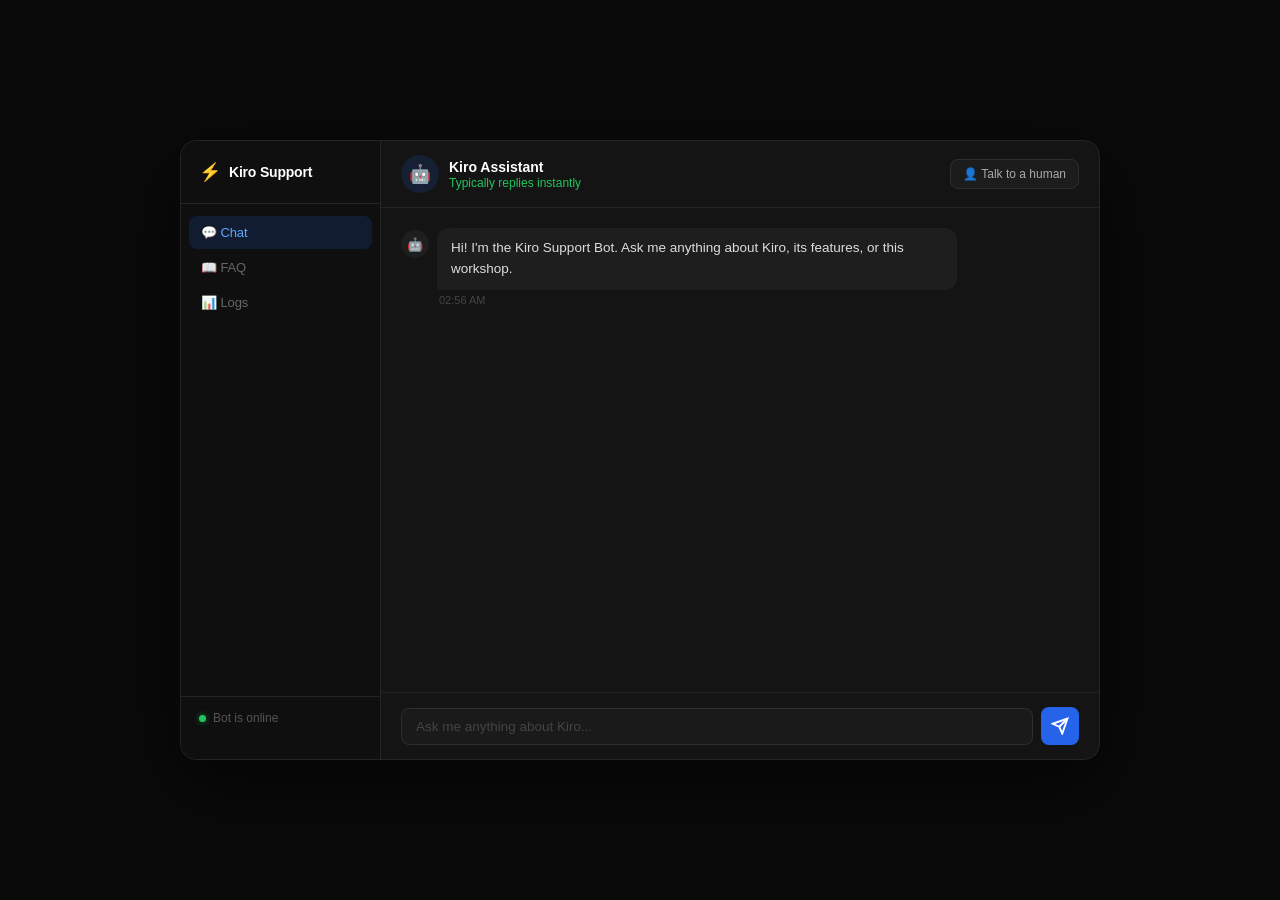
<file: apps/01-customer-support-bot/solution/index.html>
<!DOCTYPE html>
<html lang="en">
<head>
  <meta charset="UTF-8">
  <meta name="viewport" content="width=device-width, initial-scale=1.0">
  <title>Kiro Support</title>
  <link rel="stylesheet" href="style.css">
</head>
<body>
  <div class="container">
    <aside class="sidebar">
      <div class="logo">
        <span class="logo-icon">⚡</span>
        <span class="logo-text">Kiro Support</span>
      </div>
      <nav class="nav">
        <button class="nav-item active">💬 Chat</button>
        <button class="nav-item" id="faqNavBtn">📖 FAQ</button>
        <button class="nav-item" id="logsNavBtn">📊 Logs</button>
      </nav>
      <div class="sidebar-footer">
        <div class="status-dot"></div>
        <span>Bot is online</span>
      </div>
    </aside>

    <main class="chat-main" id="chatView">
      <header class="chat-header">
        <div class="agent-info">
          <div class="agent-avatar">🤖</div>
          <div>
            <div class="agent-name">Kiro Assistant</div>
            <div class="agent-status">Typically replies instantly</div>
          </div>
        </div>
        <button class="escalate-btn" id="escalateBtn">👤 Talk to a human</button>
      </header>

      <div class="messages" id="messages"></div>

      <div class="typing-indicator" id="typing">
        <div class="typing-bubble">
          <span></span><span></span><span></span>
        </div>
      </div>

      <div class="input-area">
        <input
          type="text"
          id="userInput"
          placeholder="Ask me anything about Kiro..."
          autocomplete="off"
        />
        <button id="sendBtn">
          <svg width="18" height="18" viewBox="0 0 24 24" fill="none" stroke="currentColor" stroke-width="2.5">
            <line x1="22" y1="2" x2="11" y2="13"></line>
            <polygon points="22 2 15 22 11 13 2 9 22 2"></polygon>
          </svg>
        </button>
      </div>
    </main>

    <main class="panel-main" id="faqView" style="display:none">
      <header class="panel-header">
        <span>📖 Knowledge Base</span>
        <span class="faq-count" id="faqCount"></span>
      </header>
      <div class="faq-list" id="faqList"></div>
    </main>

    <main class="panel-main" id="logsView" style="display:none">
      <header class="panel-header">
        <span>📊 Conversation Logs</span>
        <button class="clear-btn" id="clearLogsBtn">Clear</button>
      </header>
      <div class="logs-list" id="logsList"></div>
    </main>
  </div>

  <script src="bot.js"></script>
  <script src="app.js"></script>
</body>
</html>
</file>
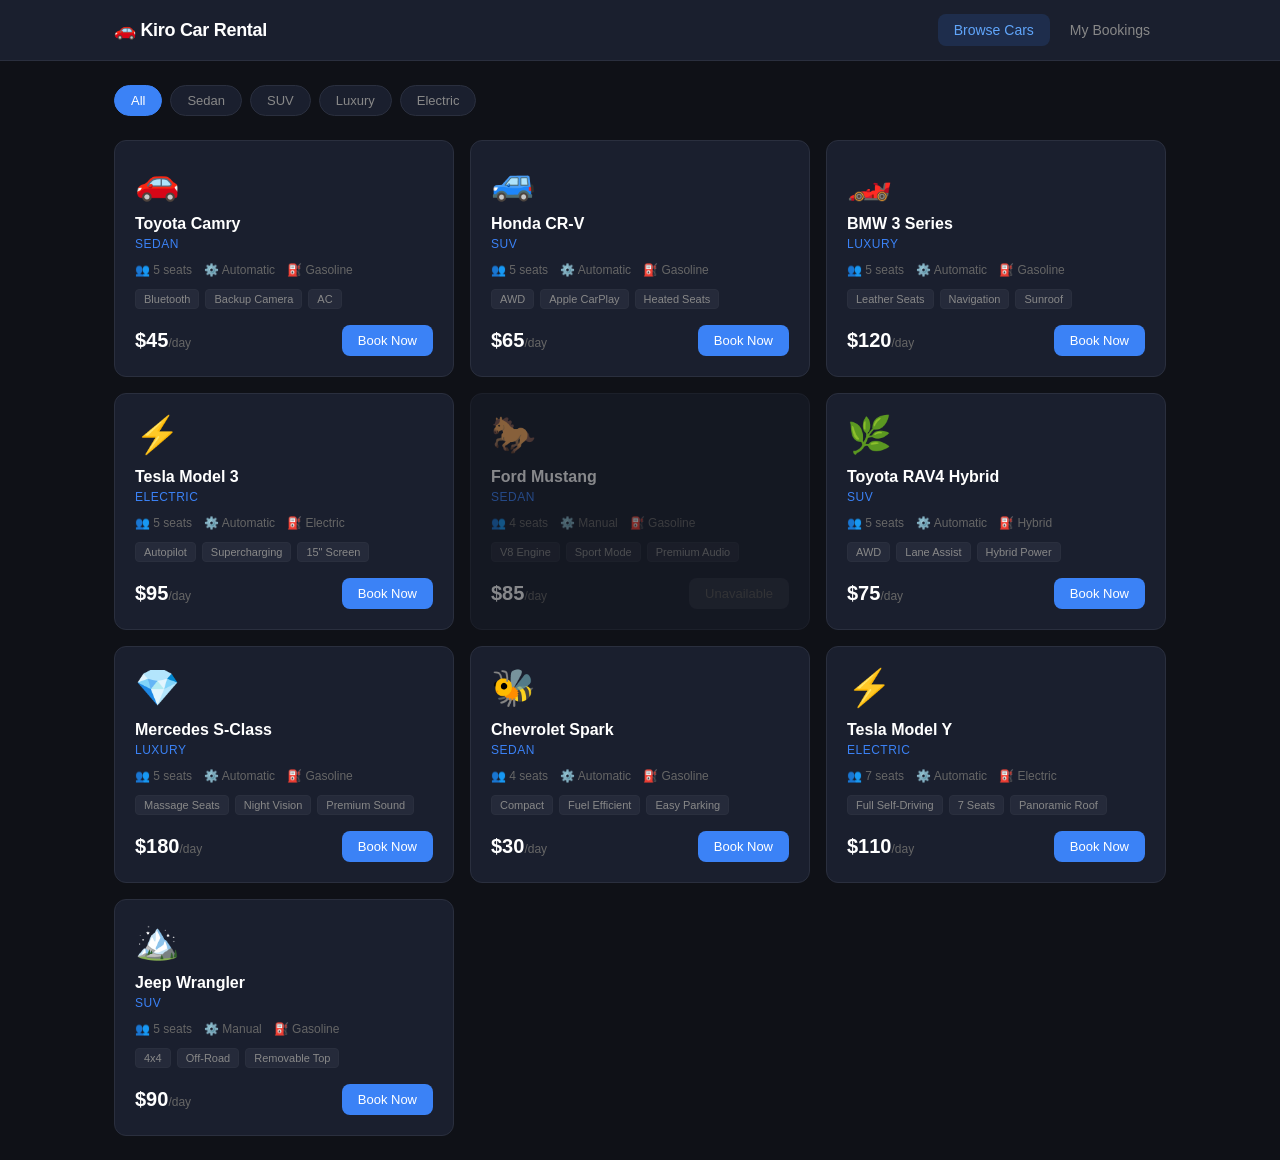
<file: apps/02-car-rental/solution/index.html>
<!DOCTYPE html>
<html lang="en">
<head>
  <meta charset="UTF-8">
  <meta name="viewport" content="width=device-width, initial-scale=1.0">
  <title>Kiro Car Rental</title>
  <link rel="stylesheet" href="style.css">
</head>
<body>
  <header class="header">
    <div class="header-inner">
      <div class="brand">🚗 Kiro Car Rental</div>
      <nav class="tabs">
        <button class="tab active" data-view="browse">Browse Cars</button>
        <button class="tab" data-view="bookings">My Bookings</button>
      </nav>
    </div>
  </header>

  <div class="view" id="browseView">
    <div class="filter-bar">
      <button class="filter-btn active" data-type="All">All</button>
      <button class="filter-btn" data-type="Sedan">Sedan</button>
      <button class="filter-btn" data-type="SUV">SUV</button>
      <button class="filter-btn" data-type="Luxury">Luxury</button>
      <button class="filter-btn" data-type="Electric">Electric</button>
    </div>
    <div class="car-grid" id="carGrid"></div>
  </div>

  <div class="view" id="bookingsView" style="display:none">
    <div class="bookings-list" id="bookingsList"></div>
  </div>

  <div class="modal-overlay" id="modalOverlay" style="display:none">
    <div class="modal">
      <div class="modal-header">
        <div class="modal-title" id="modalTitle">Book Car</div>
        <button class="modal-close" id="modalClose">✕</button>
      </div>
      <div class="modal-body">
        <div class="form-group">
          <label>Your Name</label>
          <input type="text" id="bookingName" placeholder="Full name">
        </div>
        <div class="form-row">
          <div class="form-group">
            <label>Pickup Date</label>
            <input type="date" id="pickupDate">
          </div>
          <div class="form-group">
            <label>Return Date</label>
            <input type="date" id="returnDate">
          </div>
        </div>
        <div class="form-group">
          <label>Pickup Location</label>
          <select id="pickupLocation">
            <option value="">Select location</option>
            <option value="Airport">Airport</option>
            <option value="Downtown">Downtown</option>
            <option value="Hotel">Hotel</option>
          </select>
        </div>
        <div class="cost-preview" id="costPreview" style="display:none">
          <div class="cost-label">Estimated Total</div>
          <div class="cost-amount" id="costAmount"></div>
        </div>
        <div class="form-error" id="formError" style="display:none"></div>
      </div>
      <div class="modal-footer">
        <button class="btn-secondary" id="modalCancel">Cancel</button>
        <button class="btn-primary" id="confirmBook">Confirm Booking</button>
      </div>
    </div>
  </div>

  <script src="app.js"></script>
</body>
</html>
</file>
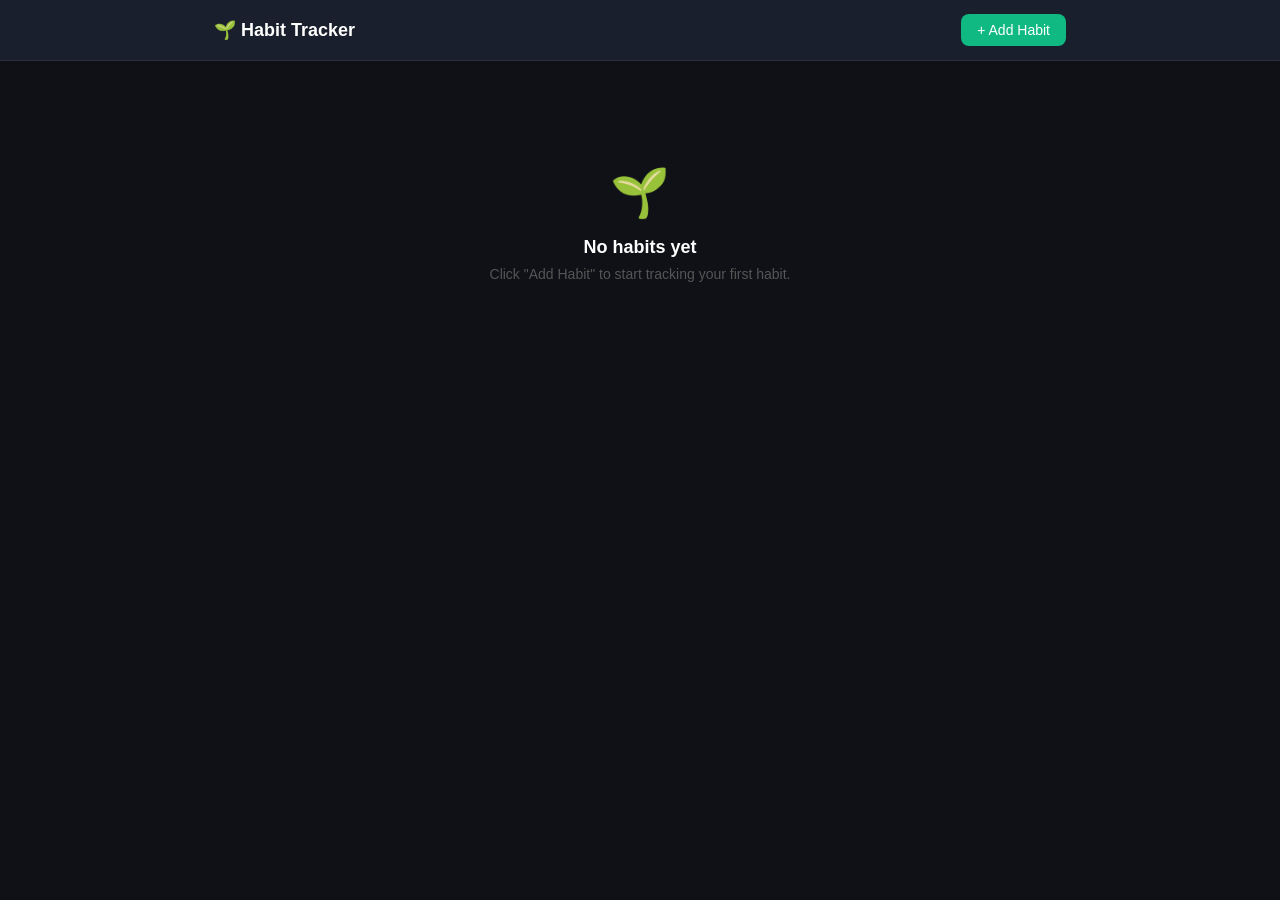
<file: apps/03-habit-tracker/solution/index.html>
<!DOCTYPE html>
<html lang="en">
<head>
  <meta charset="UTF-8">
  <meta name="viewport" content="width=device-width, initial-scale=1.0">
  <title>Kiro Habit Tracker</title>
  <link rel="stylesheet" href="style.css">
</head>
<body>
  <header class="header">
    <div class="header-inner">
      <div class="brand">🌱 Habit Tracker</div>
      <button class="add-btn" id="addHabitBtn">+ Add Habit</button>
    </div>
  </header>

  <main class="main">
    <div class="habits-list" id="habitsList"></div>
    <div class="empty-state" id="emptyState" style="display:none">
      <div class="empty-icon">🌱</div>
      <div class="empty-title">No habits yet</div>
      <div class="empty-sub">Click "Add Habit" to start tracking your first habit.</div>
    </div>
  </main>

  <div class="modal-overlay" id="modalOverlay" style="display:none">
    <div class="modal">
      <div class="modal-header">
        <div class="modal-title">New Habit</div>
        <button class="modal-close" id="modalClose">✕</button>
      </div>
      <div class="modal-body">
        <div class="form-group">
          <label>Habit Name</label>
          <input type="text" id="habitName" placeholder="e.g. Morning Run">
        </div>
        <div class="form-row">
          <div class="form-group">
            <label>Emoji</label>
            <input type="text" id="habitEmoji" placeholder="💪" maxlength="2">
          </div>
          <div class="form-group">
            <label>Frequency</label>
            <select id="habitFreq">
              <option value="Daily">Daily</option>
              <option value="Weekdays">Weekdays</option>
              <option value="Weekly">Weekly</option>
            </select>
          </div>
        </div>
        <div class="form-group">
          <label>Color</label>
          <div class="color-swatches" id="colorSwatches">
            <div class="swatch active" data-color="#10b981" style="background:#10b981"></div>
            <div class="swatch" data-color="#3b82f6" style="background:#3b82f6"></div>
            <div class="swatch" data-color="#8b5cf6" style="background:#8b5cf6"></div>
            <div class="swatch" data-color="#ef4444" style="background:#ef4444"></div>
            <div class="swatch" data-color="#f59e0b" style="background:#f59e0b"></div>
            <div class="swatch" data-color="#ec4899" style="background:#ec4899"></div>
          </div>
        </div>
      </div>
      <div class="modal-footer">
        <button class="btn-secondary" id="modalCancel">Cancel</button>
        <button class="btn-primary" id="saveHabit">Add Habit</button>
      </div>
    </div>
  </div>

  <script src="app.js"></script>
</body>
</html>
</file>
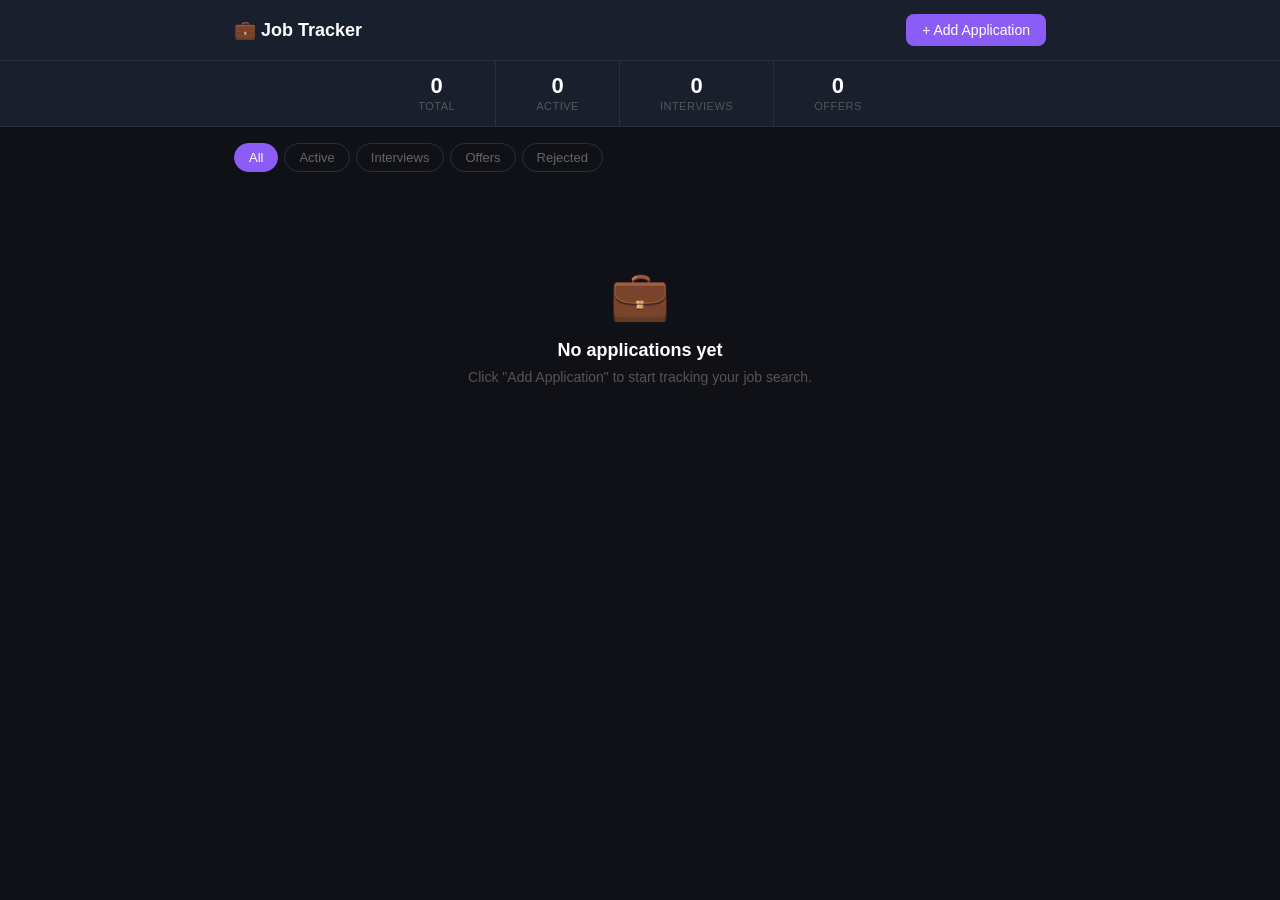
<file: apps/04-job-tracker/solution/index.html>
<!DOCTYPE html>
<html lang="en">
<head>
  <meta charset="UTF-8">
  <meta name="viewport" content="width=device-width, initial-scale=1.0">
  <title>Kiro Job Tracker</title>
  <link rel="stylesheet" href="style.css">
</head>
<body>
  <header class="header">
    <div class="header-inner">
      <div class="brand">💼 Job Tracker</div>
      <button class="add-btn" id="addJobBtn">+ Add Application</button>
    </div>
  </header>

  <div class="stats-bar" id="statsBar">
    <div class="stat-item">
      <div class="stat-num" id="statTotal">0</div>
      <div class="stat-label">Total</div>
    </div>
    <div class="stat-item">
      <div class="stat-num" id="statActive">0</div>
      <div class="stat-label">Active</div>
    </div>
    <div class="stat-item">
      <div class="stat-num" id="statInterviews">0</div>
      <div class="stat-label">Interviews</div>
    </div>
    <div class="stat-item">
      <div class="stat-num" id="statOffers">0</div>
      <div class="stat-label">Offers</div>
    </div>
  </div>

  <div class="filter-tabs" id="filterTabs">
    <button class="filter-tab active" data-filter="All">All</button>
    <button class="filter-tab" data-filter="Active">Active</button>
    <button class="filter-tab" data-filter="Interviews">Interviews</button>
    <button class="filter-tab" data-filter="Offers">Offers</button>
    <button class="filter-tab" data-filter="Rejected">Rejected</button>
  </div>

  <main class="main">
    <div class="jobs-list" id="jobsList"></div>
    <div class="empty-state" id="emptyState" style="display:none">
      <div class="empty-icon">💼</div>
      <div class="empty-title">No applications yet</div>
      <div class="empty-sub">Click "Add Application" to start tracking your job search.</div>
    </div>
  </main>

  <!-- Add/Edit Modal -->
  <div class="modal-overlay" id="modalOverlay" style="display:none">
    <div class="modal">
      <div class="modal-header">
        <div class="modal-title">Add Application</div>
        <button class="modal-close" id="modalClose">✕</button>
      </div>
      <div class="modal-body">
        <div class="form-row">
          <div class="form-group">
            <label>Company</label>
            <input type="text" id="jobCompany" placeholder="e.g. Stripe">
          </div>
          <div class="form-group">
            <label>Role</label>
            <input type="text" id="jobRole" placeholder="e.g. Software Engineer">
          </div>
        </div>
        <div class="form-row">
          <div class="form-group">
            <label>Date Applied</label>
            <input type="date" id="jobDate">
          </div>
          <div class="form-group">
            <label>Status</label>
            <select id="jobStatus">
              <option value="Applied">Applied</option>
              <option value="Phone Screen">Phone Screen</option>
              <option value="Technical Interview">Technical Interview</option>
              <option value="Final Round">Final Round</option>
              <option value="Offer">Offer</option>
              <option value="Rejected">Rejected</option>
              <option value="Withdrawn">Withdrawn</option>
            </select>
          </div>
        </div>
        <div class="form-row">
          <div class="form-group">
            <label>Salary Min ($)</label>
            <input type="number" id="jobSalaryMin" placeholder="e.g. 120000">
          </div>
          <div class="form-group">
            <label>Salary Max ($)</label>
            <input type="number" id="jobSalaryMax" placeholder="e.g. 160000">
          </div>
        </div>
        <div class="form-group">
          <label>Job URL</label>
          <input type="url" id="jobUrl" placeholder="https://...">
        </div>
        <div class="form-group">
          <label>Notes</label>
          <textarea id="jobNotes" placeholder="Recruiter contact, interview notes, follow-up actions..."></textarea>
        </div>
      </div>
      <div class="modal-footer">
        <button class="btn-secondary" id="modalCancel">Cancel</button>
        <button class="btn-primary" id="saveJob">Save</button>
      </div>
    </div>
  </div>

  <script src="app.js"></script>
</body>
</html>
</file>
<file: apps/01-customer-support-bot/solution/style.css>
* {
  margin: 0;
  padding: 0;
  box-sizing: border-box;
}

body {
  font-family: -apple-system, BlinkMacSystemFont, 'Segoe UI', Roboto, sans-serif;
  background: #0a0a0a;
  color: #e0e0e0;
  height: 100vh;
  display: flex;
  align-items: center;
  justify-content: center;
}

.container {
  display: flex;
  width: 920px;
  height: 620px;
  background: #141414;
  border-radius: 16px;
  overflow: hidden;
  box-shadow: 0 24px 80px rgba(0, 0, 0, 0.6);
  border: 1px solid #242424;
}

/* Sidebar */
.sidebar {
  width: 200px;
  background: #0f0f0f;
  border-right: 1px solid #242424;
  display: flex;
  flex-direction: column;
  padding: 20px 0;
  flex-shrink: 0;
}

.logo {
  display: flex;
  align-items: center;
  gap: 8px;
  padding: 0 18px 20px;
  border-bottom: 1px solid #242424;
}

.logo-icon {
  font-size: 18px;
}

.logo-text {
  font-weight: 600;
  font-size: 14px;
  color: #fff;
  letter-spacing: -0.2px;
}

.nav {
  flex: 1;
  padding: 12px 8px;
  display: flex;
  flex-direction: column;
  gap: 2px;
}

.nav-item {
  background: none;
  border: none;
  color: #666;
  text-align: left;
  padding: 9px 12px;
  border-radius: 8px;
  cursor: pointer;
  font-size: 13px;
  transition: all 0.12s;
  letter-spacing: -0.1px;
}

.nav-item:hover {
  background: #1a1a1a;
  color: #aaa;
}

.nav-item.active {
  background: rgba(37, 99, 235, 0.15);
  color: #60a5fa;
}

.sidebar-footer {
  padding: 14px 18px;
  border-top: 1px solid #242424;
  display: flex;
  align-items: center;
  gap: 7px;
  font-size: 12px;
  color: #555;
}

.status-dot {
  width: 7px;
  height: 7px;
  background: #22c55e;
  border-radius: 50%;
  box-shadow: 0 0 6px #22c55e88;
}

/* Chat main */
.chat-main {
  flex: 1;
  display: flex;
  flex-direction: column;
  min-width: 0;
}

.chat-header {
  padding: 14px 20px;
  border-bottom: 1px solid #242424;
  display: flex;
  align-items: center;
  justify-content: space-between;
  flex-shrink: 0;
}

.agent-info {
  display: flex;
  align-items: center;
  gap: 10px;
}

.agent-avatar {
  width: 38px;
  height: 38px;
  background: rgba(37, 99, 235, 0.15);
  border-radius: 50%;
  display: flex;
  align-items: center;
  justify-content: center;
  font-size: 18px;
  flex-shrink: 0;
}

.agent-name {
  font-weight: 600;
  font-size: 14px;
  color: #fff;
}

.agent-status {
  font-size: 12px;
  color: #22c55e;
  margin-top: 1px;
}

.escalate-btn {
  background: #1c1c1c;
  border: 1px solid #2e2e2e;
  color: #aaa;
  padding: 7px 12px;
  border-radius: 8px;
  cursor: pointer;
  font-size: 12px;
  transition: all 0.12s;
}

.escalate-btn:hover {
  background: #242424;
  color: #ddd;
}

/* Messages */
.messages {
  flex: 1;
  overflow-y: auto;
  padding: 20px;
  display: flex;
  flex-direction: column;
  gap: 14px;
}

.messages::-webkit-scrollbar {
  width: 4px;
}

.messages::-webkit-scrollbar-track {
  background: transparent;
}

.messages::-webkit-scrollbar-thumb {
  background: #2a2a2a;
  border-radius: 2px;
}

.message {
  display: flex;
  gap: 8px;
  max-width: 82%;
}

.message.user {
  align-self: flex-end;
  flex-direction: row-reverse;
}

.message-avatar {
  width: 28px;
  height: 28px;
  border-radius: 50%;
  display: flex;
  align-items: center;
  justify-content: center;
  font-size: 13px;
  flex-shrink: 0;
  background: #1e1e1e;
  margin-top: 2px;
}

.message.user .message-avatar {
  background: rgba(37, 99, 235, 0.2);
}

.message-bubble {
  padding: 10px 14px;
  border-radius: 12px;
  font-size: 13.5px;
  line-height: 1.55;
}

.message.bot .message-bubble {
  background: #1e1e1e;
  color: #ddd;
  border-bottom-left-radius: 4px;
}

.message.user .message-bubble {
  background: #2563eb;
  color: #fff;
  border-bottom-right-radius: 4px;
}

.message-time {
  font-size: 11px;
  color: #444;
  margin-top: 4px;
  padding: 0 2px;
}

/* Typing indicator */
.typing-indicator {
  padding: 0 20px 8px;
  display: none;
}

.typing-bubble {
  display: inline-flex;
  align-items: center;
  gap: 4px;
  background: #1e1e1e;
  padding: 10px 14px;
  border-radius: 12px;
  border-bottom-left-radius: 4px;
}

.typing-bubble span {
  width: 5px;
  height: 5px;
  background: #444;
  border-radius: 50%;
  animation: bounce 1.2s infinite;
}

.typing-bubble span:nth-child(2) { animation-delay: 0.2s; }
.typing-bubble span:nth-child(3) { animation-delay: 0.4s; }

@keyframes bounce {
  0%, 60%, 100% { opacity: 0.3; transform: translateY(0); }
  30% { opacity: 1; transform: translateY(-4px); }
}

/* Input area */
.input-area {
  padding: 14px 20px;
  border-top: 1px solid #242424;
  display: flex;
  gap: 8px;
  align-items: center;
  flex-shrink: 0;
}

.input-area input {
  flex: 1;
  background: #1a1a1a;
  border: 1px solid #2e2e2e;
  color: #e0e0e0;
  padding: 10px 14px;
  border-radius: 8px;
  font-size: 13.5px;
  outline: none;
  transition: border-color 0.12s;
}

.input-area input:focus {
  border-color: #2563eb;
}

.input-area input::placeholder {
  color: #444;
}

#sendBtn {
  width: 38px;
  height: 38px;
  background: #2563eb;
  border: none;
  border-radius: 8px;
  color: #fff;
  cursor: pointer;
  display: flex;
  align-items: center;
  justify-content: center;
  transition: background 0.12s;
  flex-shrink: 0;
}

#sendBtn:hover {
  background: #1d4ed8;
}

/* Escalated banner */
.escalated-banner {
  background: rgba(34, 197, 94, 0.08);
  border: 1px solid rgba(34, 197, 94, 0.2);
  color: #22c55e;
  padding: 10px 20px;
  font-size: 13px;
  text-align: center;
  border-radius: 8px;
  margin: 0 20px;
}

/* Panel views (FAQ, Logs) */
.panel-main {
  flex: 1;
  display: flex;
  flex-direction: column;
  min-width: 0;
}

.panel-header {
  padding: 14px 20px;
  border-bottom: 1px solid #242424;
  display: flex;
  align-items: center;
  justify-content: space-between;
  font-size: 14px;
  font-weight: 600;
  color: #fff;
  flex-shrink: 0;
}

.faq-count {
  font-size: 12px;
  color: #555;
  font-weight: 400;
}

.clear-btn {
  background: none;
  border: 1px solid #2e2e2e;
  color: #666;
  padding: 4px 10px;
  border-radius: 6px;
  cursor: pointer;
  font-size: 12px;
}

.clear-btn:hover {
  color: #aaa;
  border-color: #444;
}

.faq-list,
.logs-list {
  flex: 1;
  overflow-y: auto;
  padding: 12px 20px;
  display: flex;
  flex-direction: column;
  gap: 8px;
}

.faq-item {
  background: #1a1a1a;
  border: 1px solid #242424;
  border-radius: 10px;
  padding: 12px 14px;
}

.faq-item-q {
  font-size: 13px;
  font-weight: 500;
  color: #ddd;
  margin-bottom: 6px;
}

.faq-item-a {
  font-size: 12.5px;
  color: #777;
  line-height: 1.5;
}

.log-item {
  background: #1a1a1a;
  border: 1px solid #242424;
  border-radius: 10px;
  padding: 12px 14px;
}

.log-item-time {
  font-size: 11px;
  color: #444;
  margin-bottom: 6px;
}

.log-item-q {
  font-size: 13px;
  color: #60a5fa;
  margin-bottom: 4px;
}

.log-item-a {
  font-size: 12.5px;
  color: #777;
  line-height: 1.5;
}

.empty-state {
  text-align: center;
  color: #444;
  font-size: 13px;
  padding: 40px 20px;
}
</file>
<file: apps/02-car-rental/solution/style.css>
* {
  margin: 0;
  padding: 0;
  box-sizing: border-box;
}

body {
  font-family: -apple-system, BlinkMacSystemFont, 'Segoe UI', Roboto, sans-serif;
  background: #0f1117;
  color: #e0e0e0;
  min-height: 100vh;
}

.header {
  background: #1a1f2e;
  border-bottom: 1px solid #2a2f3e;
  position: sticky;
  top: 0;
  z-index: 10;
}

.header-inner {
  max-width: 1100px;
  margin: 0 auto;
  padding: 0 24px;
  height: 60px;
  display: flex;
  align-items: center;
  justify-content: space-between;
}

.brand {
  font-size: 18px;
  font-weight: 700;
  color: #fff;
  letter-spacing: -0.3px;
}

.tabs {
  display: flex;
  gap: 4px;
}

.tab {
  background: none;
  border: none;
  color: #888;
  padding: 8px 16px;
  border-radius: 8px;
  cursor: pointer;
  font-size: 14px;
  transition: all 0.12s;
}

.tab:hover {
  background: #252a3a;
  color: #ccc;
}

.tab.active {
  background: rgba(59, 130, 246, 0.15);
  color: #60a5fa;
  font-weight: 500;
}

.view {
  max-width: 1100px;
  margin: 0 auto;
  padding: 24px;
}

.filter-bar {
  display: flex;
  gap: 8px;
  margin-bottom: 24px;
  flex-wrap: wrap;
}

.filter-btn {
  background: #1a1f2e;
  border: 1px solid #2a2f3e;
  color: #888;
  padding: 7px 16px;
  border-radius: 20px;
  cursor: pointer;
  font-size: 13px;
  transition: all 0.12s;
}

.filter-btn:hover {
  border-color: #3b82f6;
  color: #aaa;
}

.filter-btn.active {
  background: #3b82f6;
  border-color: #3b82f6;
  color: #fff;
  font-weight: 500;
}

.car-grid {
  display: grid;
  grid-template-columns: repeat(auto-fill, minmax(300px, 1fr));
  gap: 16px;
}

.car-card {
  background: #1a1f2e;
  border: 1px solid #2a2f3e;
  border-radius: 12px;
  padding: 20px;
  transition: border-color 0.12s;
  position: relative;
}

.car-card:hover {
  border-color: #3b4a6b;
}

.car-card.unavailable {
  opacity: 0.5;
}

.car-icon {
  font-size: 36px;
  margin-bottom: 12px;
  display: block;
}

.car-name {
  font-size: 16px;
  font-weight: 600;
  color: #fff;
  margin-bottom: 4px;
}

.car-type {
  font-size: 12px;
  color: #3b82f6;
  font-weight: 500;
  margin-bottom: 12px;
  text-transform: uppercase;
  letter-spacing: 0.5px;
}

.car-meta {
  display: flex;
  gap: 12px;
  font-size: 12px;
  color: #666;
  margin-bottom: 12px;
}

.car-features {
  display: flex;
  flex-wrap: wrap;
  gap: 6px;
  margin-bottom: 16px;
}

.feature-tag {
  background: #252a3a;
  border: 1px solid #2a2f3e;
  color: #888;
  padding: 3px 8px;
  border-radius: 4px;
  font-size: 11px;
}

.car-footer {
  display: flex;
  align-items: center;
  justify-content: space-between;
}

.car-price {
  font-size: 20px;
  font-weight: 700;
  color: #fff;
}

.car-price span {
  font-size: 12px;
  color: #666;
  font-weight: 400;
}

.book-btn {
  background: #3b82f6;
  border: none;
  color: #fff;
  padding: 8px 16px;
  border-radius: 8px;
  cursor: pointer;
  font-size: 13px;
  font-weight: 500;
  transition: background 0.12s;
}

.book-btn:hover {
  background: #2563eb;
}

.unavailable-badge {
  background: #2a2f3e;
  color: #555;
  padding: 8px 16px;
  border-radius: 8px;
  font-size: 13px;
}

/* Bookings */
.bookings-list {
  display: flex;
  flex-direction: column;
  gap: 12px;
}

.booking-card {
  background: #1a1f2e;
  border: 1px solid #2a2f3e;
  border-radius: 12px;
  padding: 20px;
  display: flex;
  align-items: center;
  justify-content: space-between;
  gap: 16px;
}

.booking-info {
  flex: 1;
}

.booking-car {
  font-size: 16px;
  font-weight: 600;
  color: #fff;
  margin-bottom: 6px;
}

.booking-meta {
  font-size: 13px;
  color: #666;
  display: flex;
  flex-wrap: wrap;
  gap: 12px;
}

.booking-meta span {
  color: #888;
}

.booking-id {
  font-size: 11px;
  color: #555;
  margin-top: 6px;
  font-family: monospace;
}

.booking-total {
  font-size: 20px;
  font-weight: 700;
  color: #3b82f6;
  white-space: nowrap;
}

.cancel-btn {
  background: none;
  border: 1px solid #3a2a2a;
  color: #ef4444;
  padding: 7px 14px;
  border-radius: 8px;
  cursor: pointer;
  font-size: 13px;
  transition: all 0.12s;
  white-space: nowrap;
}

.cancel-btn:hover {
  background: rgba(239, 68, 68, 0.1);
}

.empty-bookings {
  text-align: center;
  padding: 60px 20px;
  color: #444;
}

.empty-bookings p {
  font-size: 15px;
  margin-bottom: 8px;
}

.empty-bookings small {
  font-size: 13px;
}

/* Modal */
.modal-overlay {
  position: fixed;
  inset: 0;
  background: rgba(0, 0, 0, 0.7);
  display: flex;
  align-items: center;
  justify-content: center;
  z-index: 100;
  padding: 20px;
}

.modal {
  background: #1a1f2e;
  border: 1px solid #2a2f3e;
  border-radius: 16px;
  width: 100%;
  max-width: 460px;
}

.modal-header {
  display: flex;
  align-items: center;
  justify-content: space-between;
  padding: 20px 24px;
  border-bottom: 1px solid #2a2f3e;
}

.modal-title {
  font-size: 16px;
  font-weight: 600;
  color: #fff;
}

.modal-close {
  background: none;
  border: none;
  color: #666;
  font-size: 16px;
  cursor: pointer;
  padding: 4px;
  line-height: 1;
}

.modal-close:hover {
  color: #aaa;
}

.modal-body {
  padding: 24px;
  display: flex;
  flex-direction: column;
  gap: 16px;
}

.form-group {
  display: flex;
  flex-direction: column;
  gap: 6px;
}

.form-row {
  display: grid;
  grid-template-columns: 1fr 1fr;
  gap: 12px;
}

label {
  font-size: 13px;
  color: #888;
  font-weight: 500;
}

input, select {
  background: #0f1117;
  border: 1px solid #2a2f3e;
  color: #e0e0e0;
  padding: 10px 12px;
  border-radius: 8px;
  font-size: 14px;
  outline: none;
  transition: border-color 0.12s;
  width: 100%;
}

input:focus, select:focus {
  border-color: #3b82f6;
}

input::placeholder {
  color: #444;
}

select option {
  background: #1a1f2e;
}

.cost-preview {
  background: #0f1117;
  border: 1px solid #2a3a5e;
  border-radius: 10px;
  padding: 14px 16px;
  text-align: center;
}

.cost-label {
  font-size: 12px;
  color: #666;
  margin-bottom: 4px;
}

.cost-amount {
  font-size: 24px;
  font-weight: 700;
  color: #3b82f6;
}

.form-error {
  background: rgba(239, 68, 68, 0.08);
  border: 1px solid rgba(239, 68, 68, 0.2);
  color: #ef4444;
  padding: 10px 14px;
  border-radius: 8px;
  font-size: 13px;
}

.modal-footer {
  padding: 16px 24px;
  border-top: 1px solid #2a2f3e;
  display: flex;
  gap: 10px;
  justify-content: flex-end;
}

.btn-secondary {
  background: none;
  border: 1px solid #2a2f3e;
  color: #888;
  padding: 9px 18px;
  border-radius: 8px;
  cursor: pointer;
  font-size: 14px;
  transition: all 0.12s;
}

.btn-secondary:hover {
  border-color: #444;
  color: #ccc;
}

.btn-primary {
  background: #3b82f6;
  border: none;
  color: #fff;
  padding: 9px 18px;
  border-radius: 8px;
  cursor: pointer;
  font-size: 14px;
  font-weight: 500;
  transition: background 0.12s;
}

.btn-primary:hover {
  background: #2563eb;
}
</file>
<file: apps/03-habit-tracker/solution/style.css>
* {
  margin: 0;
  padding: 0;
  box-sizing: border-box;
}

body {
  font-family: -apple-system, BlinkMacSystemFont, 'Segoe UI', Roboto, sans-serif;
  background: #0f1117;
  color: #e0e0e0;
  min-height: 100vh;
}

.header {
  background: #1a1f2e;
  border-bottom: 1px solid #2a2f3e;
  position: sticky;
  top: 0;
  z-index: 10;
}

.header-inner {
  max-width: 900px;
  margin: 0 auto;
  padding: 0 24px;
  height: 60px;
  display: flex;
  align-items: center;
  justify-content: space-between;
}

.brand {
  font-size: 18px;
  font-weight: 700;
  color: #fff;
}

.add-btn {
  background: #10b981;
  border: none;
  color: #fff;
  padding: 8px 16px;
  border-radius: 8px;
  cursor: pointer;
  font-size: 14px;
  font-weight: 500;
  transition: background 0.12s;
}

.add-btn:hover {
  background: #059669;
}

.main {
  max-width: 900px;
  margin: 0 auto;
  padding: 24px;
}

.habits-list {
  display: flex;
  flex-direction: column;
  gap: 16px;
}

/* Habit card */
.habit-card {
  background: #1a1f2e;
  border: 1px solid #2a2f3e;
  border-radius: 14px;
  padding: 20px;
}

.habit-card-top {
  display: flex;
  align-items: center;
  gap: 14px;
  margin-bottom: 14px;
}

.habit-icon-wrap {
  width: 44px;
  height: 44px;
  border-radius: 12px;
  display: flex;
  align-items: center;
  justify-content: center;
  font-size: 22px;
  flex-shrink: 0;
  cursor: pointer;
  transition: transform 0.1s;
}

.habit-icon-wrap:hover {
  transform: scale(1.05);
}

.habit-title-area {
  flex: 1;
}

.habit-name {
  font-size: 16px;
  font-weight: 600;
  color: #fff;
  margin-bottom: 3px;
}

.habit-freq {
  font-size: 12px;
  font-weight: 500;
  padding: 2px 8px;
  border-radius: 4px;
  display: inline-block;
}

.habit-stats {
  display: flex;
  gap: 16px;
  text-align: center;
}

.stat {
  display: flex;
  flex-direction: column;
  align-items: center;
}

.stat-value {
  font-size: 18px;
  font-weight: 700;
  color: #fff;
  line-height: 1;
  margin-bottom: 2px;
}

.stat-label {
  font-size: 10px;
  color: #666;
  white-space: nowrap;
}

.delete-btn {
  background: none;
  border: none;
  color: #444;
  font-size: 16px;
  cursor: pointer;
  padding: 4px;
  line-height: 1;
  transition: color 0.12s;
}

.delete-btn:hover {
  color: #ef4444;
}

/* Calendar grid */
.calendar-label {
  font-size: 11px;
  color: #555;
  margin-bottom: 6px;
}

.calendar-grid {
  display: flex;
  gap: 4px;
  flex-wrap: nowrap;
  overflow-x: auto;
  padding-bottom: 4px;
}

.day-dot {
  width: 20px;
  height: 20px;
  border-radius: 50%;
  flex-shrink: 0;
  cursor: pointer;
  transition: transform 0.1s, opacity 0.1s;
  position: relative;
}

.day-dot:hover {
  transform: scale(1.2);
}

.day-dot[data-future="true"] {
  cursor: default;
  opacity: 0.3;
}

.day-dot[data-future="true"]:hover {
  transform: none;
}

/* Completion rate bar */
.rate-bar-wrap {
  margin-top: 10px;
}

.rate-bar-label {
  font-size: 11px;
  color: #555;
  display: flex;
  justify-content: space-between;
  margin-bottom: 4px;
}

.rate-bar-bg {
  height: 4px;
  background: #252a3a;
  border-radius: 2px;
  overflow: hidden;
}

.rate-bar-fill {
  height: 100%;
  border-radius: 2px;
  transition: width 0.3s;
}

/* Empty state */
.empty-state {
  text-align: center;
  padding: 80px 20px;
}

.empty-icon {
  font-size: 48px;
  margin-bottom: 16px;
}

.empty-title {
  font-size: 18px;
  font-weight: 600;
  color: #fff;
  margin-bottom: 8px;
}

.empty-sub {
  font-size: 14px;
  color: #555;
}

/* Modal */
.modal-overlay {
  position: fixed;
  inset: 0;
  background: rgba(0, 0, 0, 0.7);
  display: flex;
  align-items: center;
  justify-content: center;
  z-index: 100;
  padding: 20px;
}

.modal {
  background: #1a1f2e;
  border: 1px solid #2a2f3e;
  border-radius: 16px;
  width: 100%;
  max-width: 420px;
}

.modal-header {
  display: flex;
  align-items: center;
  justify-content: space-between;
  padding: 20px 24px;
  border-bottom: 1px solid #2a2f3e;
}

.modal-title {
  font-size: 16px;
  font-weight: 600;
  color: #fff;
}

.modal-close {
  background: none;
  border: none;
  color: #666;
  font-size: 16px;
  cursor: pointer;
}

.modal-close:hover {
  color: #aaa;
}

.modal-body {
  padding: 24px;
  display: flex;
  flex-direction: column;
  gap: 16px;
}

.form-group {
  display: flex;
  flex-direction: column;
  gap: 6px;
}

.form-row {
  display: grid;
  grid-template-columns: 1fr 1fr;
  gap: 12px;
}

label {
  font-size: 13px;
  color: #888;
  font-weight: 500;
}

input, select {
  background: #0f1117;
  border: 1px solid #2a2f3e;
  color: #e0e0e0;
  padding: 10px 12px;
  border-radius: 8px;
  font-size: 14px;
  outline: none;
  transition: border-color 0.12s;
  width: 100%;
}

input:focus, select:focus {
  border-color: #10b981;
}

input::placeholder {
  color: #444;
}

select option {
  background: #1a1f2e;
}

.color-swatches {
  display: flex;
  gap: 10px;
}

.swatch {
  width: 28px;
  height: 28px;
  border-radius: 50%;
  cursor: pointer;
  border: 3px solid transparent;
  transition: border-color 0.12s, transform 0.1s;
}

.swatch:hover {
  transform: scale(1.1);
}

.swatch.active {
  border-color: #fff;
}

.modal-footer {
  padding: 16px 24px;
  border-top: 1px solid #2a2f3e;
  display: flex;
  gap: 10px;
  justify-content: flex-end;
}

.btn-secondary {
  background: none;
  border: 1px solid #2a2f3e;
  color: #888;
  padding: 9px 18px;
  border-radius: 8px;
  cursor: pointer;
  font-size: 14px;
  transition: all 0.12s;
}

.btn-secondary:hover {
  border-color: #444;
  color: #ccc;
}

.btn-primary {
  background: #10b981;
  border: none;
  color: #fff;
  padding: 9px 18px;
  border-radius: 8px;
  cursor: pointer;
  font-size: 14px;
  font-weight: 500;
  transition: background 0.12s;
}

.btn-primary:hover {
  background: #059669;
}
</file>
<file: apps/04-job-tracker/solution/style.css>
* {
  margin: 0;
  padding: 0;
  box-sizing: border-box;
}

body {
  font-family: -apple-system, BlinkMacSystemFont, 'Segoe UI', Roboto, sans-serif;
  background: #0f1117;
  color: #e0e0e0;
  min-height: 100vh;
}

.header {
  background: #1a1f2e;
  border-bottom: 1px solid #2a2f3e;
  position: sticky;
  top: 0;
  z-index: 20;
}

.header-inner {
  max-width: 860px;
  margin: 0 auto;
  padding: 0 24px;
  height: 60px;
  display: flex;
  align-items: center;
  justify-content: space-between;
}

.brand {
  font-size: 18px;
  font-weight: 700;
  color: #fff;
}

.add-btn {
  background: #8b5cf6;
  border: none;
  color: #fff;
  padding: 8px 16px;
  border-radius: 8px;
  cursor: pointer;
  font-size: 14px;
  font-weight: 500;
  transition: background 0.12s;
}

.add-btn:hover {
  background: #7c3aed;
}

/* Stats bar */
.stats-bar {
  background: #1a1f2e;
  border-bottom: 1px solid #2a2f3e;
  display: flex;
  justify-content: center;
  gap: 0;
}

.stat-item {
  padding: 14px 40px;
  text-align: center;
  border-right: 1px solid #2a2f3e;
}

.stat-item:last-child {
  border-right: none;
}

.stat-num {
  font-size: 22px;
  font-weight: 700;
  color: #fff;
  line-height: 1;
  margin-bottom: 3px;
}

.stat-label {
  font-size: 11px;
  color: #555;
  text-transform: uppercase;
  letter-spacing: 0.5px;
}

/* Filter tabs */
.filter-tabs {
  max-width: 860px;
  margin: 0 auto;
  padding: 16px 24px 0;
  display: flex;
  gap: 6px;
}

.filter-tab {
  background: none;
  border: 1px solid #2a2f3e;
  color: #666;
  padding: 6px 14px;
  border-radius: 20px;
  cursor: pointer;
  font-size: 13px;
  transition: all 0.12s;
}

.filter-tab:hover {
  border-color: #8b5cf6;
  color: #aaa;
}

.filter-tab.active {
  background: #8b5cf6;
  border-color: #8b5cf6;
  color: #fff;
  font-weight: 500;
}

/* Main */
.main {
  max-width: 860px;
  margin: 0 auto;
  padding: 16px 24px 32px;
}

/* Job list */
.jobs-list {
  display: flex;
  flex-direction: column;
  gap: 10px;
}

/* Job card */
.job-card {
  background: #1a1f2e;
  border: 1px solid #2a2f3e;
  border-radius: 12px;
  overflow: hidden;
  transition: border-color 0.12s;
}

.job-card:hover {
  border-color: #3a3f5e;
}

.job-card-main {
  padding: 16px 20px;
  display: flex;
  align-items: center;
  gap: 14px;
  cursor: pointer;
}

.job-company {
  font-size: 15px;
  font-weight: 600;
  color: #fff;
}

.job-role {
  font-size: 13px;
  color: #888;
  margin-top: 2px;
}

.job-info-left {
  flex: 1;
}

.job-meta {
  display: flex;
  align-items: center;
  gap: 12px;
  flex-wrap: wrap;
}

.status-badge {
  font-size: 11px;
  font-weight: 600;
  padding: 3px 10px;
  border-radius: 20px;
  white-space: nowrap;
}

.status-Applied { background: rgba(59,130,246,0.15); color: #60a5fa; }
.status-Phone-Screen { background: rgba(234,179,8,0.15); color: #facc15; }
.status-Technical-Interview { background: rgba(249,115,22,0.15); color: #fb923c; }
.status-Final-Round { background: rgba(139,92,246,0.15); color: #a78bfa; }
.status-Offer { background: rgba(34,197,94,0.15); color: #4ade80; }
.status-Rejected { background: rgba(239,68,68,0.12); color: #f87171; }
.status-Withdrawn { background: rgba(107,114,128,0.15); color: #9ca3af; }

.job-date {
  font-size: 12px;
  color: #555;
}

.job-salary {
  font-size: 12px;
  color: #666;
}

.job-notes-preview {
  font-size: 12px;
  color: #555;
  max-width: 300px;
  white-space: nowrap;
  overflow: hidden;
  text-overflow: ellipsis;
}

.expand-icon {
  color: #444;
  font-size: 14px;
  transition: transform 0.2s;
}

.job-card.expanded .expand-icon {
  transform: rotate(180deg);
}

/* Expanded view */
.job-expanded {
  display: none;
  padding: 0 20px 16px;
  border-top: 1px solid #252a3a;
}

.job-card.expanded .job-expanded {
  display: block;
}

.expanded-grid {
  display: grid;
  grid-template-columns: 1fr auto;
  gap: 16px;
  padding-top: 14px;
}

.expanded-notes {
  font-size: 13px;
  color: #888;
  line-height: 1.6;
  white-space: pre-wrap;
}

.expanded-actions {
  display: flex;
  flex-direction: column;
  gap: 8px;
  align-items: flex-end;
}

.status-select {
  background: #0f1117;
  border: 1px solid #2a2f3e;
  color: #e0e0e0;
  padding: 7px 10px;
  border-radius: 8px;
  font-size: 13px;
  outline: none;
  cursor: pointer;
  min-width: 160px;
}

.status-select:focus {
  border-color: #8b5cf6;
}

.status-select option {
  background: #1a1f2e;
}

.link-btn {
  background: none;
  border: 1px solid #2a2f3e;
  color: #8b5cf6;
  padding: 7px 14px;
  border-radius: 8px;
  cursor: pointer;
  font-size: 13px;
  text-decoration: none;
  display: inline-block;
  text-align: center;
  transition: all 0.12s;
}

.link-btn:hover {
  background: rgba(139, 92, 246, 0.08);
  border-color: #8b5cf6;
}

.delete-job-btn {
  background: none;
  border: 1px solid #3a2a2a;
  color: #ef4444;
  padding: 7px 14px;
  border-radius: 8px;
  cursor: pointer;
  font-size: 13px;
  transition: all 0.12s;
}

.delete-job-btn:hover {
  background: rgba(239, 68, 68, 0.08);
}

/* Empty state */
.empty-state {
  text-align: center;
  padding: 80px 20px;
}

.empty-icon {
  font-size: 48px;
  margin-bottom: 16px;
}

.empty-title {
  font-size: 18px;
  font-weight: 600;
  color: #fff;
  margin-bottom: 8px;
}

.empty-sub {
  font-size: 14px;
  color: #555;
}

/* Modal */
.modal-overlay {
  position: fixed;
  inset: 0;
  background: rgba(0, 0, 0, 0.7);
  display: flex;
  align-items: center;
  justify-content: center;
  z-index: 100;
  padding: 20px;
}

.modal {
  background: #1a1f2e;
  border: 1px solid #2a2f3e;
  border-radius: 16px;
  width: 100%;
  max-width: 560px;
  max-height: 90vh;
  overflow-y: auto;
}

.modal-header {
  display: flex;
  align-items: center;
  justify-content: space-between;
  padding: 20px 24px;
  border-bottom: 1px solid #2a2f3e;
  position: sticky;
  top: 0;
  background: #1a1f2e;
  z-index: 1;
}

.modal-title {
  font-size: 16px;
  font-weight: 600;
  color: #fff;
}

.modal-close {
  background: none;
  border: none;
  color: #666;
  font-size: 16px;
  cursor: pointer;
}

.modal-close:hover {
  color: #aaa;
}

.modal-body {
  padding: 24px;
  display: flex;
  flex-direction: column;
  gap: 14px;
}

.form-group {
  display: flex;
  flex-direction: column;
  gap: 6px;
}

.form-row {
  display: grid;
  grid-template-columns: 1fr 1fr;
  gap: 12px;
}

label {
  font-size: 13px;
  color: #888;
  font-weight: 500;
}

input, select, textarea {
  background: #0f1117;
  border: 1px solid #2a2f3e;
  color: #e0e0e0;
  padding: 10px 12px;
  border-radius: 8px;
  font-size: 14px;
  outline: none;
  transition: border-color 0.12s;
  width: 100%;
  font-family: inherit;
}

input:focus, select:focus, textarea:focus {
  border-color: #8b5cf6;
}

input::placeholder, textarea::placeholder {
  color: #444;
}

select option {
  background: #1a1f2e;
}

textarea {
  resize: vertical;
  min-height: 90px;
}

.modal-footer {
  padding: 16px 24px;
  border-top: 1px solid #2a2f3e;
  display: flex;
  gap: 10px;
  justify-content: flex-end;
  position: sticky;
  bottom: 0;
  background: #1a1f2e;
}

.btn-secondary {
  background: none;
  border: 1px solid #2a2f3e;
  color: #888;
  padding: 9px 18px;
  border-radius: 8px;
  cursor: pointer;
  font-size: 14px;
  transition: all 0.12s;
}

.btn-secondary:hover {
  border-color: #444;
  color: #ccc;
}

.btn-primary {
  background: #8b5cf6;
  border: none;
  color: #fff;
  padding: 9px 18px;
  border-radius: 8px;
  cursor: pointer;
  font-size: 14px;
  font-weight: 500;
  transition: background 0.12s;
}

.btn-primary:hover {
  background: #7c3aed;
}
</file>
